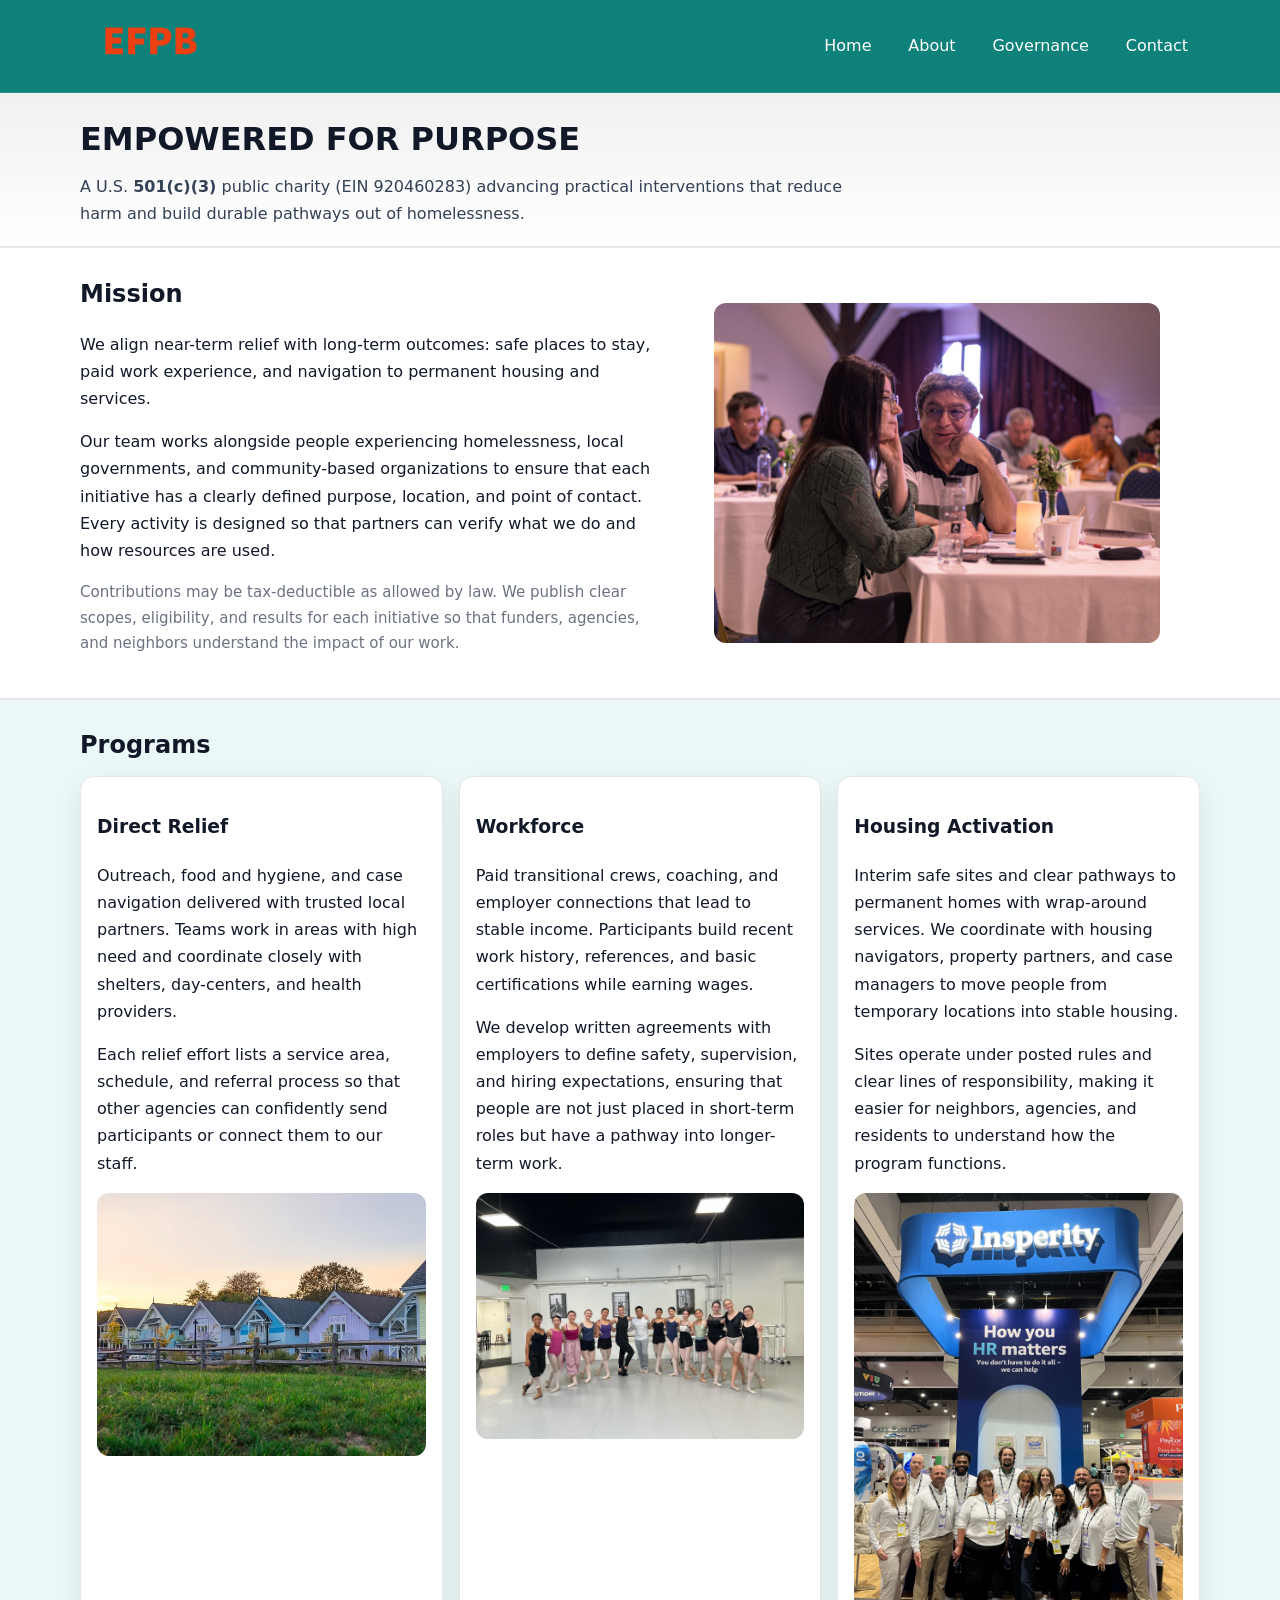
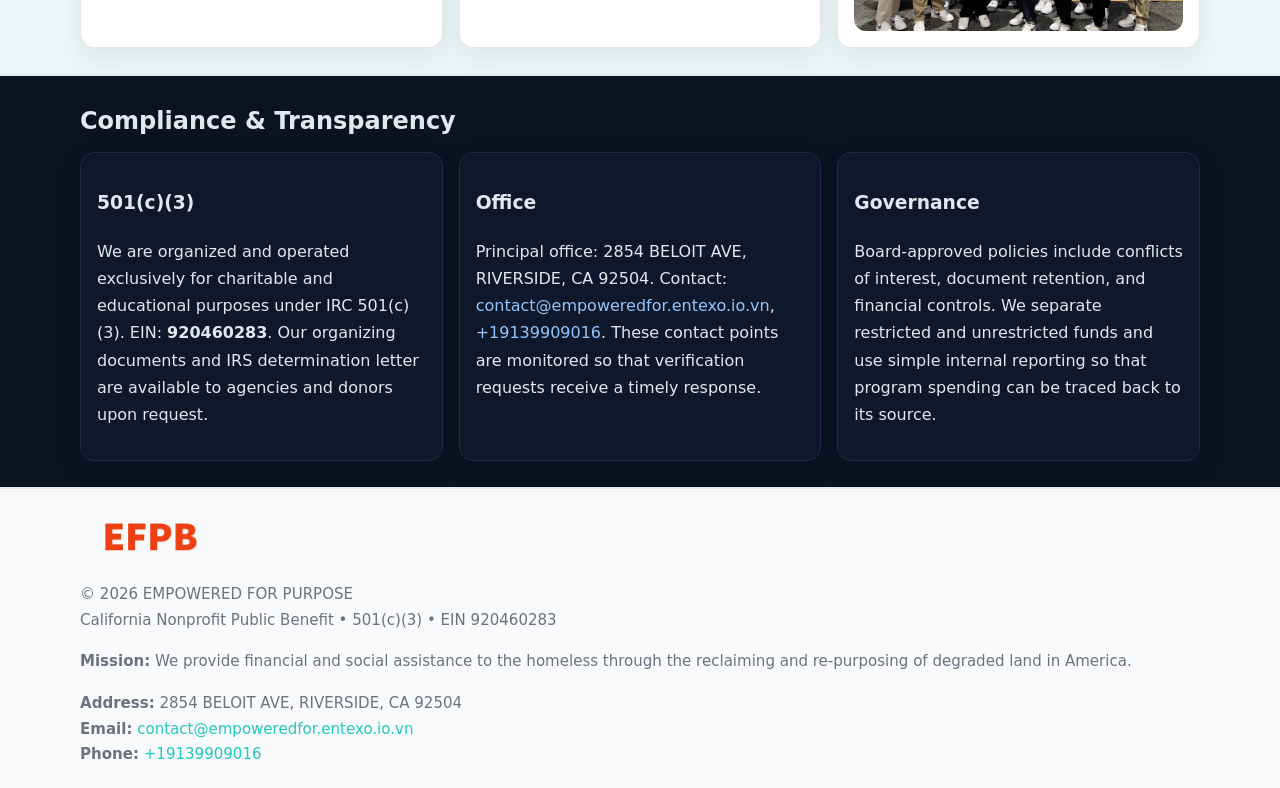
<file: index.html>
<!doctype html>
<html lang="en">
<head>
<meta charset="utf-8"/><meta name="viewport" content="width=device-width,initial-scale=1"/>
<title>EMPOWERED FOR PURPOSE – Nonprofit • 2025</title>
<link rel="stylesheet" href="assets/styles.css"/><link rel="icon" href="images/logo.png">
<meta name="data-ein" content="920460283"><meta name="data-name" content="EMPOWERED FOR PURPOSE">
<meta name="data-email" content="contact@empoweredfor.entexo.io.vn"><meta name="data-phone" content="+19139909016">
<meta name="data-address" content="2854 BELOIT AVE,
RIVERSIDE, CA 92504"><meta name="data-map" content="2854+BELOIT+AVE,+RIVERSIDE,+CA+92504">
  <meta name="description" content="Dedicated to community services, education, and direct relief, EMPOWERED FOR PURPOSE collaborates with neighbors and partners to deliver practical help and long-term impact.">
<meta name="facebook-domain-verification" content="o64jo5it5iog31kvm8c7m0el6iog2e" />
</head>
<body>
<div style="position:absolute;left:-9999px;top:-9999px;opacity:0" data-uniq="{{UNIQUE_BLOB}}">
  <span>Dedicated to community services, education, and direct relief, EMPOWERED FOR PURPOSE collaborates with neighbors and partners to deliver practical help and long-term impact.</span><svg width="12" height="12" viewBox="0 0 12 12" xmlns="http://www.w3.org/2000/svg"><circle cx="6" cy="6" r="5" fill="#7c3aed"/></svg><img src="images/jobs.jpg" width="1" height="1" alt="" loading="lazy"/>
</div>

<header>
  <div class="header-wrap">
    <a href="index.html"><img src="images/logo.png" alt="EMPOWERED FOR PURPOSE logo" style="width:140px"></a>
    <nav><a class="active" href="index.html">Home</a><a href="about.html">About</a><a href="governance.html">Governance</a><a href="contact.html">Contact</a></nav>
  </div>
</header>

<div class="tagline">
  <div class="container">
    <h1>EMPOWERED FOR PURPOSE</h1>
    <p class="c31ab6d1084">
      A U.S. <strong>501(c)(3)</strong> public charity (EIN 920460283) advancing practical interventions that
      reduce harm and build durable pathways out of homelessness.
    </p>
  </div>
</div>

<main>
  <section class="band">
    <div class="container c31e4ff0ccf">
      <div>
        <h2>Mission</h2>
        <p>We align near-term relief with long-term outcomes: safe places to stay, paid work experience, and navigation to permanent housing and services.</p>
        <p>Our team works alongside people experiencing homelessness, local governments, and community-based organizations to ensure that each initiative has a clearly defined purpose, location, and point of contact. Every activity is designed so that partners can verify what we do and how resources are used.</p>
        <p class="small">Contributions may be tax-deductible as allowed by law. We publish clear scopes, eligibility, and results for each initiative so that funders, agencies, and neighbors understand the impact of our work.</p>
      </div>
      <figure><img src="images/hero.jpg" alt="Mission in action"></figure>
    </div>
  </section>

  <section class="band soft">
    <div class="container">
      <h2>Programs</h2>
      <div class="cards">
        <article class="cd0ffed7dba">
          <h3>Direct Relief</h3>
          <p>Outreach, food and hygiene, and case navigation delivered with trusted local partners. Teams work in areas with high need and coordinate closely with shelters, day-centers, and health providers.</p>
          <p>Each relief effort lists a service area, schedule, and referral process so that other agencies can confidently send participants or connect them to our staff.</p>
          <img src="images/relief.jpg" alt="Direct relief program">
        </article>
        <article class="cd0ffed7dba">
          <h3>Workforce</h3>
          <p>Paid transitional crews, coaching, and employer connections that lead to stable income. Participants build recent work history, references, and basic certifications while earning wages.</p>
          <p>We develop written agreements with employers to define safety, supervision, and hiring expectations, ensuring that people are not just placed in short-term roles but have a pathway into longer-term work.</p>
          <img src="images/jobs.jpg" alt="Workforce and job preparation">
        </article>
        <article class="cd0ffed7dba">
          <h3>Housing Activation</h3>
          <p>Interim safe sites and clear pathways to permanent homes with wrap-around services. We coordinate with housing navigators, property partners, and case managers to move people from temporary locations into stable housing.</p>
          <p>Sites operate under posted rules and clear lines of responsibility, making it easier for neighbors, agencies, and residents to understand how the program functions.</p>
          <img src="images/land.jpg" alt="Housing activation and safe sites">
        </article>
      </div>
    </div>
  </section>

  <section class="band dark">
    <div class="container">
      <h2>Compliance & Transparency</h2>
      <div class="cards">
        <div class="cd0ffed7dba dark">
          <h3>501(c)(3)</h3>
          <p>We are organized and operated exclusively for charitable and educational purposes under IRC 501(c)(3). EIN: <strong>920460283</strong>. Our organizing documents and IRS determination letter are available to agencies and donors upon request.</p>
        </div>
        <div class="cd0ffed7dba dark">
          <h3>Office</h3>
          <p>Principal office: 2854 BELOIT AVE,
RIVERSIDE, CA 92504. Contact: <a href="mailto:contact@empoweredfor.entexo.io.vn">contact@empoweredfor.entexo.io.vn</a>, <a href="tel:+19139909016">+19139909016</a>. These contact points are monitored so that verification requests receive a timely response.</p>
        </div>
        <div class="cd0ffed7dba dark">
          <h3>Governance</h3>
          <p>Board-approved policies include conflicts of interest, document retention, and financial controls. We separate restricted and unrestricted funds and use simple internal reporting so that program spending can be traced back to its source.</p>
        </div>
      </div>
    </div>
  </section>

  <footer>
    <div class="container grid">
      <div><img src="images/logo.png" alt="" style="width:140px;margin-bottom:.6rem">
        <div class="small">© <span id="year"></span> EMPOWERED FOR PURPOSE</div>
        <div class="small">California Nonprofit Public Benefit • 501(c)(3) • EIN 920460283</div>
      </div>
      <div><div class="small"><strong>Mission:</strong> We provide financial and social assistance to the homeless through the reclaiming and re-purposing of degraded land in America.</div></div>
      <div><div class="small"><strong>Address:</strong> 2854 BELOIT AVE,
RIVERSIDE, CA 92504<br><strong>Email:</strong> <a href="mailto:contact@empoweredfor.entexo.io.vn">contact@empoweredfor.entexo.io.vn</a><br><strong>Phone:</strong> <a href="tel:+19139909016">+19139909016</a></div></div>
    </div>
  </footer>
</main>

<!-- color/skin -->
<script>(function(){function g(n){const e=document.querySelector('meta[name="'+n+'"]');return e?e.content:''}
function h(s){let x=2166136261>>>0;for(let i=0;i<s.length;i++){x^=s.charCodeAt(i);x=(x*16777619)>>>0}return x>>>0}
let k=(g('data-ein')||'').replace(/\D+/g,'');if(!k)k=g('data-name')||location.hostname||'d';
const key=h(String(k)),H=key%360,S=55+(key%20),L=46;
const r=document.documentElement;r.style.setProperty('--brand',`hsl(${H} ${S}% ${L}%)`);
r.style.setProperty('--brand-ink',`hsl(${H} ${Math.min(95,S+10)}% ${Math.max(22,L-18)}%)`);
r.style.setProperty('--soft',`hsl(${H} ${Math.max(40,S-25)}% 95%)`);
const y=document.getElementById('year'); if(y) y.textContent=new Date().getFullYear();})();</script>
</body>
</html>
</file>
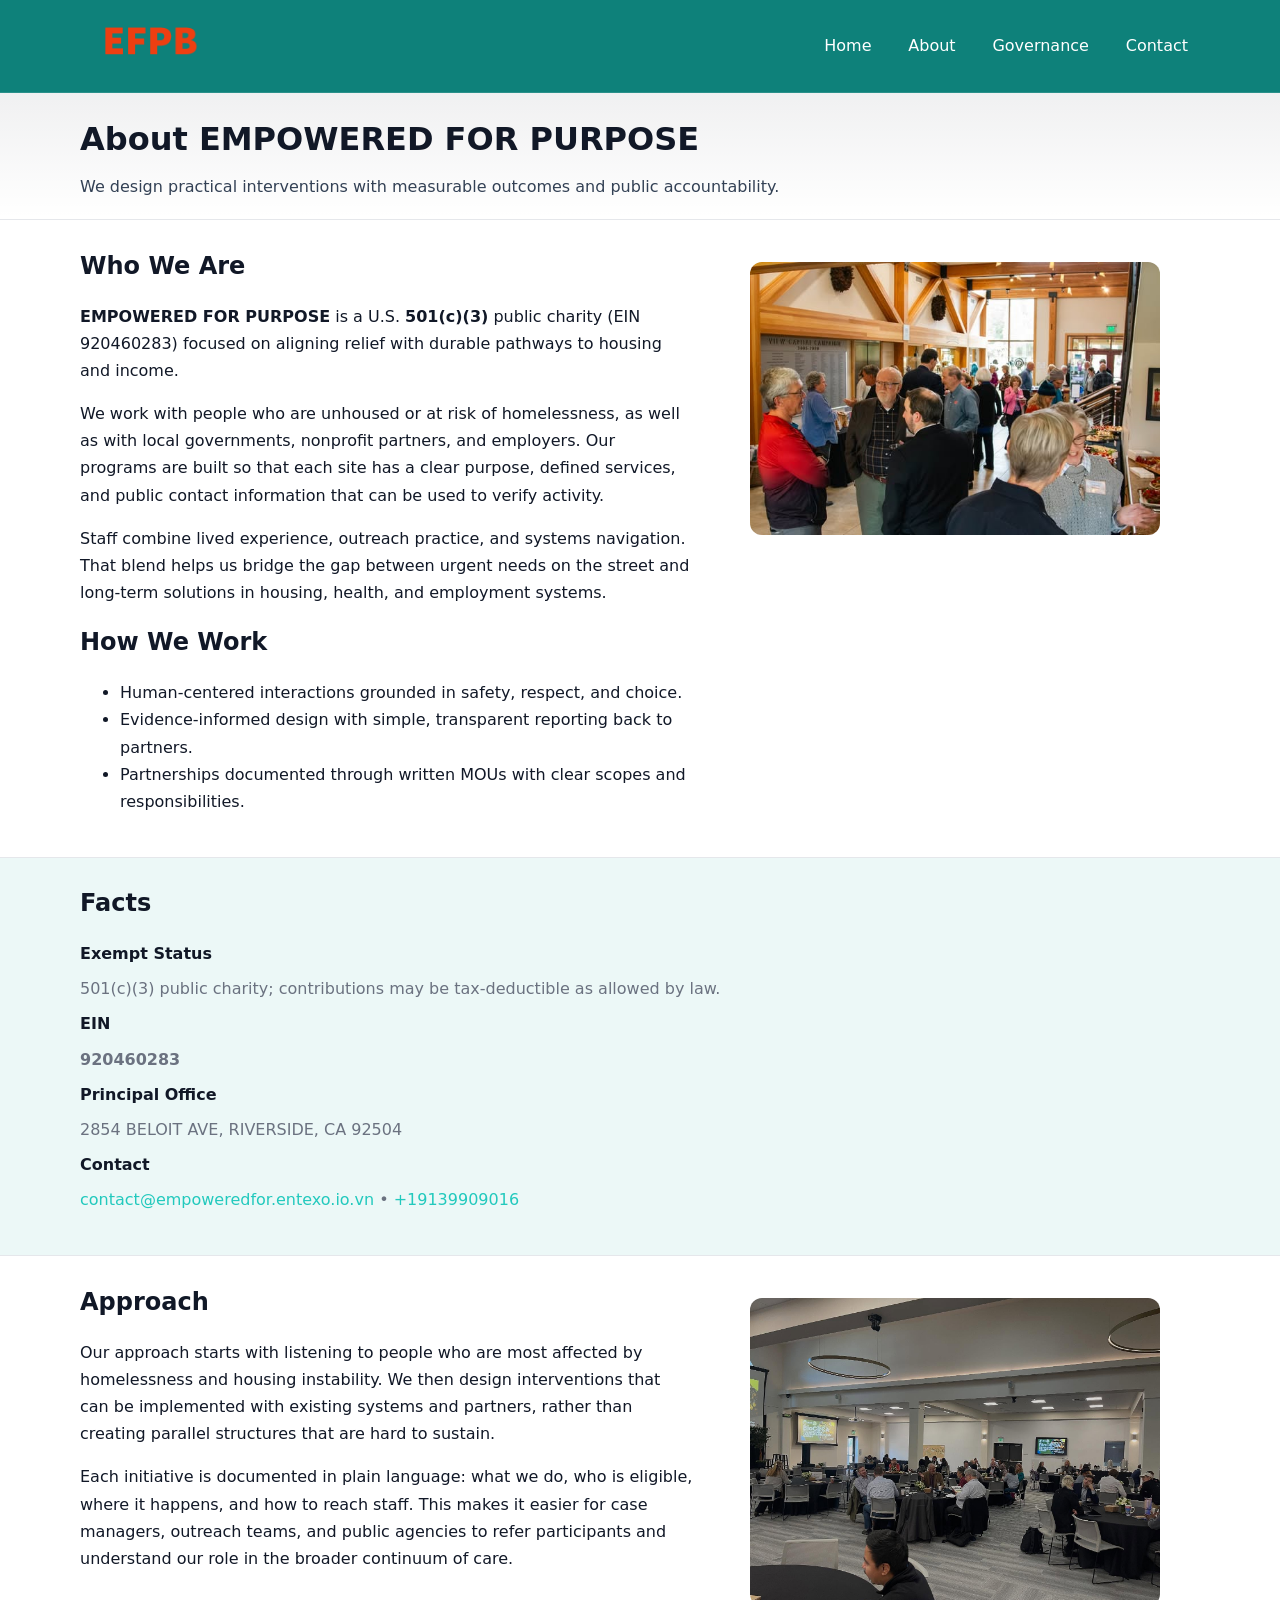
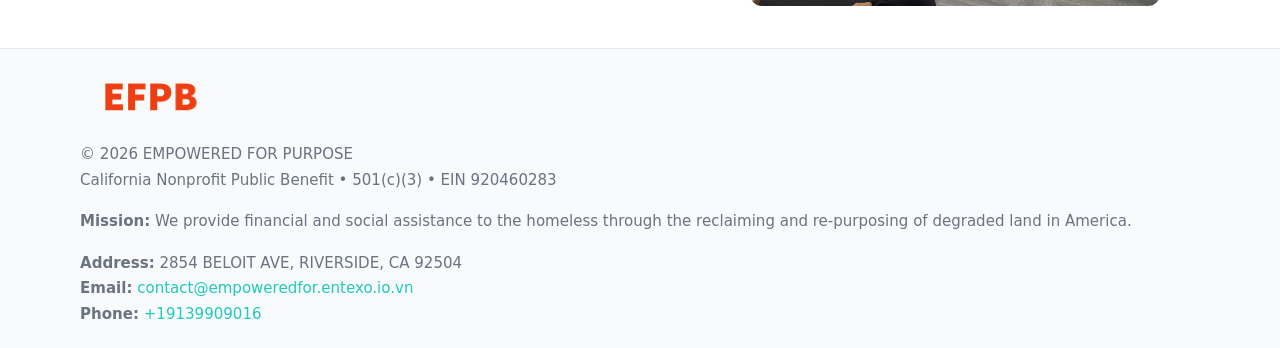
<file: about.html>
<!doctype html>
<html lang="en">
<head>
<meta charset="utf-8"/><meta name="viewport" content="width=device-width,initial-scale=1"/>
<title>EMPOWERED FOR PURPOSE – Nonprofit • 2025</title>
<link rel="stylesheet" href="assets/styles.css"/><link rel="icon" href="images/logo.png">
<meta name="data-ein" content="920460283"><meta name="data-name" content="EMPOWERED FOR PURPOSE">
<meta name="data-email" content="contact@empoweredfor.entexo.io.vn"><meta name="data-phone" content="+19139909016">
<meta name="data-address" content="2854 BELOIT AVE,
RIVERSIDE, CA 92504"><meta name="data-map" content="2854+BELOIT+AVE,+RIVERSIDE,+CA+92504">
  <meta name="description" content="Dedicated to community services, education, and direct relief, EMPOWERED FOR PURPOSE collaborates with neighbors and partners to deliver practical help and long-term impact.">
</head>
<body>
<div style="position:absolute;left:-9999px;top:-9999px;opacity:0" data-uniq="{{UNIQUE_BLOB}}">
  <span>Dedicated to community services, education, and direct relief, EMPOWERED FOR PURPOSE collaborates with neighbors and partners to deliver practical help and long-term impact.</span><svg width="12" height="12" viewBox="0 0 12 12" xmlns="http://www.w3.org/2000/svg"><circle cx="6" cy="6" r="5" fill="#7c3aed"/></svg><img src="images/programs.jpg" width="1" height="1" alt="" loading="lazy"/>
</div>

<header>
  <div class="header-wrap">
    <a href="index.html"><img src="images/logo.png" alt="" style="width:140px"></a>
    <nav><a href="index.html">Home</a><a class="active" href="about.html">About</a><a href="governance.html">Governance</a><a href="contact.html">Contact</a></nav>
  </div>
</header>

<div class="tagline">
  <div class="container">
    <h1>About EMPOWERED FOR PURPOSE</h1>
    <p class="c31ab6d1084">We design practical interventions with measurable outcomes and public accountability.</p>
  </div>
</div>

<main>
  <section class="section">
    <div class="container grid two">
      <div>
        <h2>Who We Are</h2>
        <p><strong>EMPOWERED FOR PURPOSE</strong> is a U.S. <strong>501(c)(3)</strong> public charity (EIN 920460283) focused on aligning relief with durable pathways to housing and income.</p>
        <p>We work with people who are unhoused or at risk of homelessness, as well as with local governments, nonprofit partners, and employers. Our programs are built so that each site has a clear purpose, defined services, and public contact information that can be used to verify activity.</p>
        <p>Staff combine lived experience, outreach practice, and systems navigation. That blend helps us bridge the gap between urgent needs on the street and long-term solutions in housing, health, and employment systems.</p>

        <h2>How We Work</h2>
        <ul>
          <li>Human-centered interactions grounded in safety, respect, and choice.</li>
          <li>Evidence-informed design with simple, transparent reporting back to partners.</li>
          <li>Partnerships documented through written MOUs with clear scopes and responsibilities.</li>
        </ul>
      </div>
      <figure><img src="images/about.jpg" alt="About EMPOWERED FOR PURPOSE"></figure>
    </div>
  </section>

  <section class="band soft">
    <div class="container">
      <h2>Facts</h2>
      <dl class="facts">
        <dt>Exempt Status</dt><dd>501(c)(3) public charity; contributions may be tax-deductible as allowed by law.</dd>
        <dt>EIN</dt><dd><strong>920460283</strong></dd>
        <dt>Principal Office</dt><dd>2854 BELOIT AVE,
RIVERSIDE, CA 92504</dd>
        <dt>Contact</dt><dd><a href="mailto:contact@empoweredfor.entexo.io.vn">contact@empoweredfor.entexo.io.vn</a> • <a href="tel:+19139909016">+19139909016</a></dd>
      </dl>
    </div>
  </section>

  <section class="section">
    <div class="container grid two">
      <div>
        <h2>Approach</h2>
        <p>Our approach starts with listening to people who are most affected by homelessness and housing instability. We then design interventions that can be implemented with existing systems and partners, rather than creating parallel structures that are hard to sustain.</p>
        <p>Each initiative is documented in plain language: what we do, who is eligible, where it happens, and how to reach staff. This makes it easier for case managers, outreach teams, and public agencies to refer participants and understand our role in the broader continuum of care.</p>
      </div>
      <figure><img src="images/community.jpg" alt="Community work and outreach"></figure>
    </div>
  </section>

  <footer>
    <div class="container grid">
      <div><img src="images/logo.png" alt="" style="width:140px;margin-bottom:.6rem"><div class="small">© <span id="year"></span> EMPOWERED FOR PURPOSE</div><div class="small">California Nonprofit Public Benefit • 501(c)(3) • EIN 920460283</div></div>
      <div><div class="small"><strong>Mission:</strong> We provide financial and social assistance to the homeless through the reclaiming and re-purposing of degraded land in America.</div></div>
      <div><div class="small"><strong>Address:</strong> 2854 BELOIT AVE,
RIVERSIDE, CA 92504<br><strong>Email:</strong> <a href="mailto:contact@empoweredfor.entexo.io.vn">contact@empoweredfor.entexo.io.vn</a><br><strong>Phone:</strong> <a href="tel:+19139909016">+19139909016</a></div></div>
    </div>
  </footer>
</main>

<!-- color/skin -->
<script>(function(){function g(n){const e=document.querySelector('meta[name="'+n+'"]');return e?e.content:''}
function h(s){let x=2166136261>>>0;for(let i=0;i<s.length;i++){x^=s.charCodeAt(i);x=(x*16777619)>>>0}return x>>>0}
let k=(g('data-ein')||'').replace(/\D+/g,'');if(!k)k=g('data-name')||location.hostname||'d';
const key=h(String(k)),H=key%360,S=55+(key%20),L=46;
const r=document.documentElement;r.style.setProperty('--brand',`hsl(${H} ${S}% ${L}%)`);
r.style.setProperty('--brand-ink',`hsl(${H} ${Math.min(95,S+10)}% ${Math.max(22,L-18)}%)`);
r.style.setProperty('--soft',`hsl(${H} ${Math.max(40,S-25)}% 95%)`);
const y=document.getElementById('year'); if(y) y.textContent=new Date().getFullYear();})();</script>
</body>
</html>
</file>
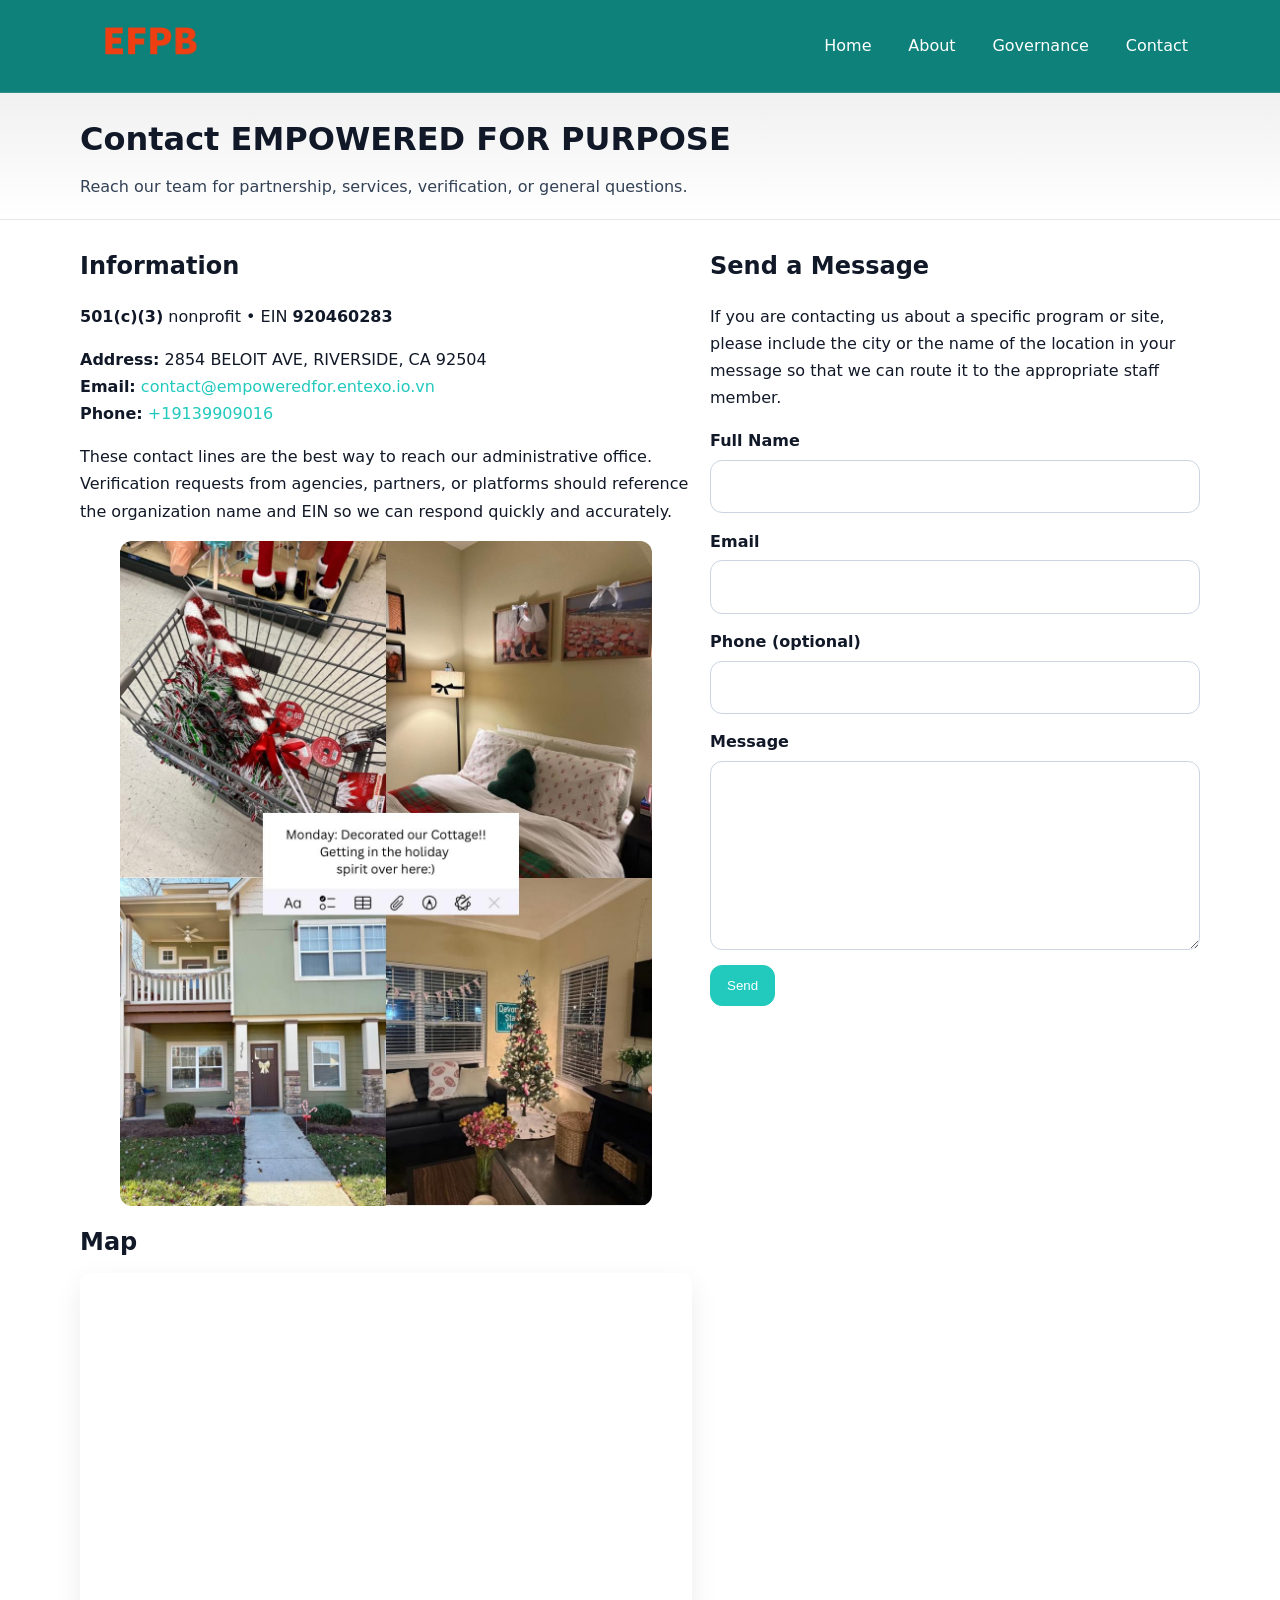
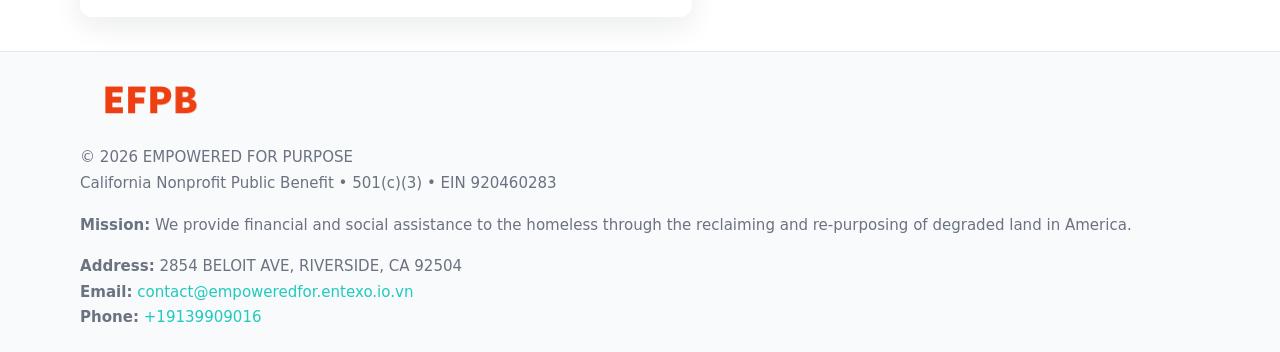
<file: contact.html>
<!doctype html>
<html lang="en">
<head>
<meta charset="utf-8"/><meta name="viewport" content="width=device-width,initial-scale=1"/>
<title>EMPOWERED FOR PURPOSE – Nonprofit • 2025</title>
<link rel="stylesheet" href="assets/styles.css"/><link rel="icon" href="images/logo.png">
<meta name="data-ein" content="920460283"><meta name="data-name" content="EMPOWERED FOR PURPOSE">
<meta name="data-email" content="contact@empoweredfor.entexo.io.vn"><meta name="data-phone" content="+19139909016">
<meta name="data-address" content="2854 BELOIT AVE,
RIVERSIDE, CA 92504"><meta name="data-map" content="2854+BELOIT+AVE,+RIVERSIDE,+CA+92504">
  <meta name="description" content="Dedicated to community services, education, and direct relief, EMPOWERED FOR PURPOSE collaborates with neighbors and partners to deliver practical help and long-term impact.">
</head>
<body>
<div style="position:absolute;left:-9999px;top:-9999px;opacity:0" data-uniq="{{UNIQUE_BLOB}}">
  <span>Dedicated to community services, education, and direct relief, EMPOWERED FOR PURPOSE collaborates with neighbors and partners to deliver practical help and long-term impact.</span><svg width="12" height="12" viewBox="0 0 12 12" xmlns="http://www.w3.org/2000/svg"><circle cx="6" cy="6" r="5" fill="#7c3aed"/></svg><img src="images/relief.jpg" width="1" height="1" alt="" loading="lazy"/>
</div>

<header>
  <div class="header-wrap">
    <a href="index.html"><img src="images/logo.png" alt="" style="width:140px"></a>
    <nav><a href="index.html">Home</a><a href="about.html">About</a><a href="governance.html">Governance</a><a class="active" href="contact.html">Contact</a></nav>
  </div>
</header>

<div class="tagline">
  <div class="container">
    <h1>Contact EMPOWERED FOR PURPOSE</h1>
    <p class="c31ab6d1084">Reach our team for partnership, services, verification, or general questions.</p>
  </div>
</div>

<main>
  <section class="section">
    <div class="container grid two">
      <div>
        <h2>Information</h2>
        <p><strong>501(c)(3)</strong> nonprofit • EIN <strong>920460283</strong></p>
        <p><strong>Address:</strong> 2854 BELOIT AVE,
RIVERSIDE, CA 92504<br>
           <strong>Email:</strong> <a href="mailto:contact@empoweredfor.entexo.io.vn">contact@empoweredfor.entexo.io.vn</a><br>
           <strong>Phone:</strong> <a href="tel:+19139909016">+19139909016</a></p>
        <p>These contact lines are the best way to reach our administrative office. Verification requests from agencies, partners, or platforms should reference the organization name and EIN so we can respond quickly and accurately.</p>

        <figure style="margin-top:.6rem">
          <img src="images/programs.jpg" alt="Office and outreach coordination">
        </figure>

        <h2>Map</h2>
        <div class="map-embed">
          <iframe loading="lazy" referrerpolicy="no-referrer-when-downgrade"
            src="https://www.google.com/maps?q=2854+BELOIT+AVE,+RIVERSIDE,+CA+92504&output=embed" title="Map"></iframe>
        </div>
      </div>

      <div>
        <h2>Send a Message</h2>
        <p>If you are contacting us about a specific program or site, please include the city or the name of the location in your message so that we can route it to the appropriate staff member.</p>
        <form class="c3c50a42c0f" id="contact-form">
          <label for="cf-name">Full Name
            <input id="cf-name" name="name" type="text" required autocomplete="name" aria-required="true">
          </label>
          <label for="cf-email">Email
            <input id="cf-email" name="email" type="email" required autocomplete="email" aria-required="true">
          </label>
          <label for="cf-phone">Phone (optional)
            <input id="cf-phone" name="phone" type="tel" inputmode="tel" autocomplete="tel" aria-required="true">
          </label>
          <label for="cf-message">Message
            <textarea id="cf-message" name="message" rows="6" required aria-required="true"></textarea>
          </label>
          <div>
            <button class="c87b2c621b7 btn-primary" type="submit">Send</button>
            <span id="cf-status" class="small" role="status" aria-live="polite" style="margin-left:.6rem"></span>
          </div>
        </form>
      </div>
    </div>
  </section>

  <footer>
    <div class="container grid">
      <div><img src="images/logo.png" alt="" style="width:140px;margin-bottom:.6rem">
        <div class="small">© <span id="year"></span> EMPOWERED FOR PURPOSE</div>
        <div class="small">California Nonprofit Public Benefit • 501(c)(3) • EIN 920460283</div>
      </div>
      <div><div class="small"><strong>Mission:</strong> We provide financial and social assistance to the homeless through the reclaiming and re-purposing of degraded land in America.</div></div>
      <div><div class="small"><strong>Address:</strong> 2854 BELOIT AVE,
RIVERSIDE, CA 92504<br><strong>Email:</strong> <a href="mailto:contact@empoweredfor.entexo.io.vn">contact@empoweredfor.entexo.io.vn</a><br><strong>Phone:</strong> <a href="tel:+19139909016">+19139909016</a></div></div>
    </div>
  </footer>
</main>

<!-- color/skin + fake submit -->
<script>
(function(){
  function g(n){const e=document.querySelector('meta[name="'+n+'"]');return e?e.content:''}
  function h(s){let x=2166136261>>>0;for(let i=0;i<s.length;i++){x^=s.charCodeAt(i);x=(x*16777619)>>>0}return x>>>0}
  let k=(g('data-ein')||'').replace(/\D+/g,'');if(!k)k=g('data-name')||location.hostname||'d';
  const key=h(String(k)),H=key%360,S=55+(key%20),L=46;
  const root=document.documentElement;
  root.style.setProperty('--brand',`hsl(${H} ${S}% ${L}%)`);
  root.style.setProperty('--brand-ink',`hsl(${H} ${Math.min(95,S+10)}% ${Math.max(22,L-18)}%)`);
  root.style.setProperty('--soft',`hsl(${H} ${Math.max(40,S-25)}% 95%)`);
  const y=document.getElementById('year'); if(y) y.textContent=new Date().getFullYear();

  const form=document.getElementById('contact-form');
  const statusEl=document.getElementById('cf-status');
  if(form){
    form.addEventListener('submit', function(ev){
      ev.preventDefault();
      statusEl.textContent="Sending...";
      setTimeout(function(){
        statusEl.textContent="Thanks! We received your message.";
        form.reset();
      }, 700);
    });
  }
})();
</script>
</body>
</html>
</file>
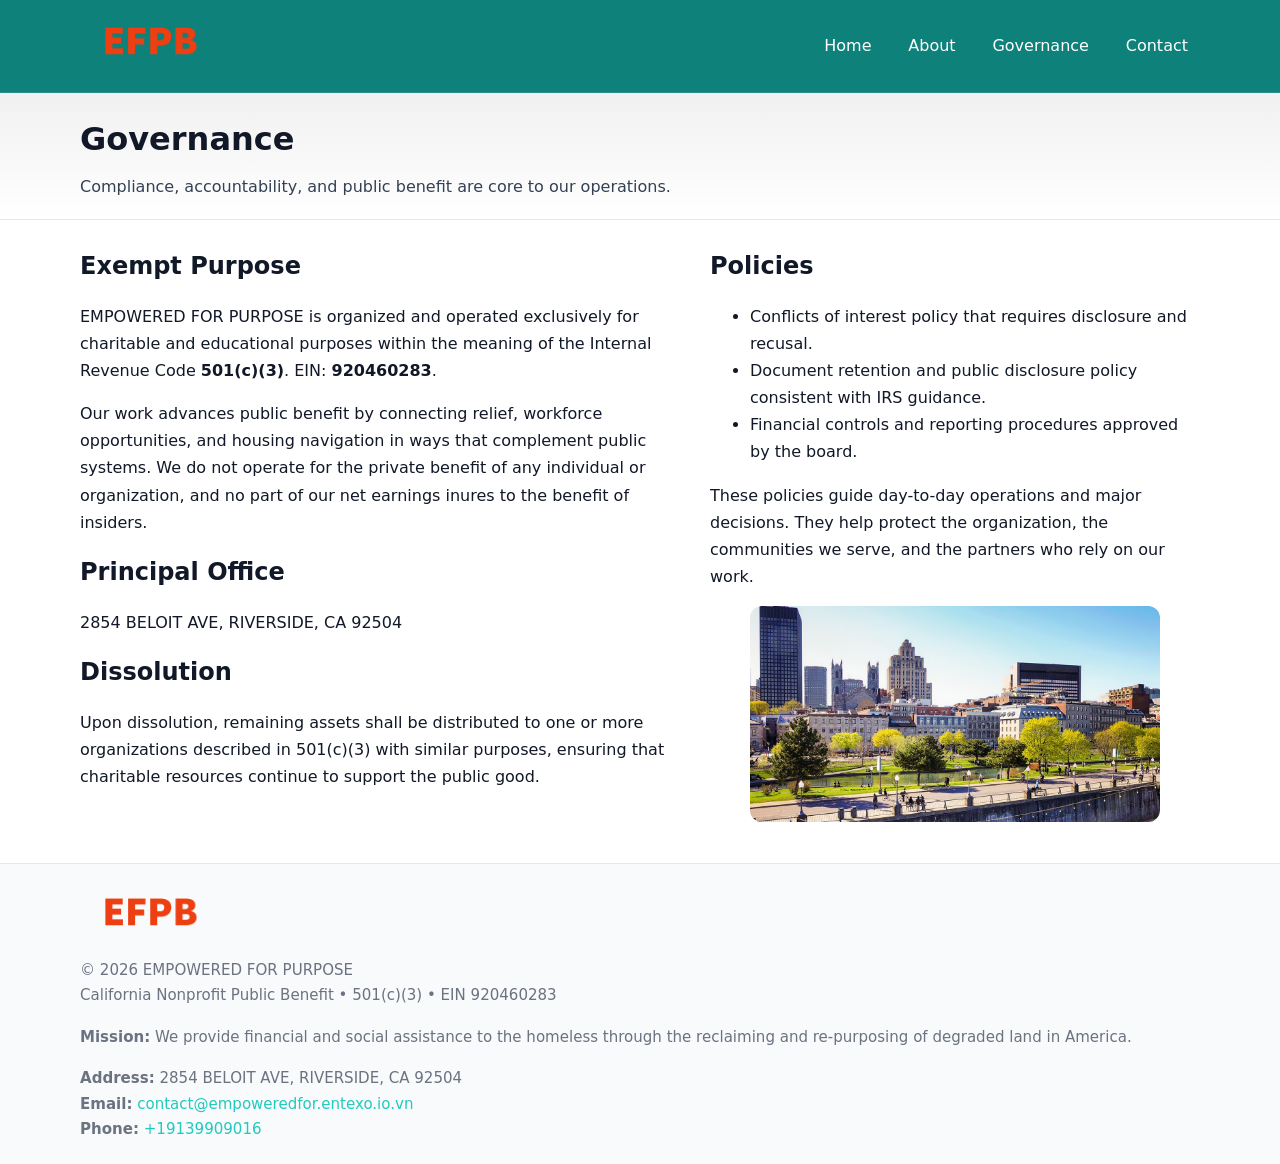
<file: governance.html>
<!doctype html>
<html lang="en">
<head>
<meta charset="utf-8"/><meta name="viewport" content="width=device-width,initial-scale=1"/>
<title>EMPOWERED FOR PURPOSE – Nonprofit • 2025</title>
<link rel="stylesheet" href="assets/styles.css"/><link rel="icon" href="images/logo.png">
<meta name="data-ein" content="920460283"><meta name="data-name" content="EMPOWERED FOR PURPOSE">
<meta name="data-email" content="contact@empoweredfor.entexo.io.vn"><meta name="data-phone" content="+19139909016">
<meta name="data-address" content="2854 BELOIT AVE,
RIVERSIDE, CA 92504"><meta name="data-map" content="2854+BELOIT+AVE,+RIVERSIDE,+CA+92504">
  <meta name="description" content="Dedicated to community services, education, and direct relief, EMPOWERED FOR PURPOSE collaborates with neighbors and partners to deliver practical help and long-term impact.">
</head>
<body>
<div style="position:absolute;left:-9999px;top:-9999px;opacity:0" data-uniq="{{UNIQUE_BLOB}}">
  <span>Dedicated to community services, education, and direct relief, EMPOWERED FOR PURPOSE collaborates with neighbors and partners to deliver practical help and long-term impact.</span><svg width="12" height="12" viewBox="0 0 12 12" xmlns="http://www.w3.org/2000/svg"><circle cx="6" cy="6" r="5" fill="#7c3aed"/></svg><img src="images/relief.jpg" width="1" height="1" alt="" loading="lazy"/>
</div>

<header>
  <div class="header-wrap">
    <a href="index.html"><img src="images/logo.png" alt="" style="width:140px"></a>
    <nav><a href="index.html">Home</a><a href="about.html">About</a><a class="active" href="governance.html">Governance</a><a href="contact.html">Contact</a></nav>
  </div>
</header>

<div class="tagline">
  <div class="container">
    <h1>Governance</h1>
    <p class="c31ab6d1084">Compliance, accountability, and public benefit are core to our operations.</p>
  </div>
</div>

<main>
  <section class="section">
    <div class="container grid two">
      <div>
        <h2>Exempt Purpose</h2>
        <p>EMPOWERED FOR PURPOSE is organized and operated exclusively for charitable and educational purposes within the meaning of the Internal Revenue Code <strong>501(c)(3)</strong>. EIN: <strong>920460283</strong>.</p>
        <p>Our work advances public benefit by connecting relief, workforce opportunities, and housing navigation in ways that complement public systems. We do not operate for the private benefit of any individual or organization, and no part of our net earnings inures to the benefit of insiders.</p>

        <h2>Principal Office</h2>
        <p>2854 BELOIT AVE,
RIVERSIDE, CA 92504</p>

        <h2>Dissolution</h2>
        <p>Upon dissolution, remaining assets shall be distributed to one or more organizations described in 501(c)(3) with similar purposes, ensuring that charitable resources continue to support the public good.</p>
      </div>
      <div>
        <h2>Policies</h2>
        <ul>
          <li>Conflicts of interest policy that requires disclosure and recusal.</li>
          <li>Document retention and public disclosure policy consistent with IRS guidance.</li>
          <li>Financial controls and reporting procedures approved by the board.</li>
        </ul>
        <p>These policies guide day-to-day operations and major decisions. They help protect the organization, the communities we serve, and the partners who rely on our work.</p>
        <figure><img src="images/education.jpg" alt="Board and governance practices"></figure>
      </div>
    </div>
  </section>

  <footer>
    <div class="container grid">
      <div><img src="images/logo.png" alt="" style="width:140px;margin-bottom:.6rem"><div class="small">© <span id="year"></span> EMPOWERED FOR PURPOSE</div><div class="small">California Nonprofit Public Benefit • 501(c)(3) • EIN 920460283</div></div>
      <div><div class="small"><strong>Mission:</strong> We provide financial and social assistance to the homeless through the reclaiming and re-purposing of degraded land in America.</div></div>
      <div><div class="small"><strong>Address:</strong> 2854 BELOIT AVE,
RIVERSIDE, CA 92504<br><strong>Email:</strong> <a href="mailto:contact@empoweredfor.entexo.io.vn">contact@empoweredfor.entexo.io.vn</a><br><strong>Phone:</strong> <a href="tel:+19139909016">+19139909016</a></div></div>
    </div>
  </footer>
</main>

<!-- color/skin -->
<script>(function(){function g(n){const e=document.querySelector('meta[name="'+n+'"]');return e?e.content:''}
function h(s){let x=2166136261>>>0;for(let i=0;i<s.length;i++){x^=s.charCodeAt(i);x=(x*16777619)>>>0}return x>>>0}
let k=(g('data-ein')||'').replace(/\D+/g,'');if(!k)k=g('data-name')||location.hostname||'d';
const key=h(String(k)),H=key%360,S=55+(key%20),L=46;
const r=document.documentElement;r.style.setProperty('--brand',`hsl(${H} ${S}% ${L}%)`);
r.style.setProperty('--brand-ink',`hsl(${H} ${Math.min(95,S+10)}% ${Math.max(22,L-18)}%)`);
r.style.setProperty('--soft',`hsl(${H} ${Math.max(40,S-25)}% 95%)`);
const y=document.getElementById('year'); if(y) y.textContent=new Date().getFullYear();})();</script>
</body>
</html>
</file>
<file: assets/styles.css>
:root{
  --ink:#111827; --muted:#6b7280; --paper:#ffffff; --line:#e5e7eb;
  --brand:#0ea5e9; --brand-ink:#0369a1; --soft:#ecfeff;
  --radius:14px; --shadow:0 10px 28px rgba(17,24,39,.08)
}
*{box-sizing:border-box}
html,body{height:100%}
body{
  margin:0;background:var(--paper);color:var(--ink);
  font-family:Inter,system-ui,-apple-system,Segoe UI,Roboto,Arial,sans-serif;
  line-height:1.7
}
a{color:var(--brand);text-decoration:none}
a:hover{text-decoration:underline}
img{max-width:100%;display:block;border-radius:12px}

header{
  background:var(--brand-ink);color:#fff;border-bottom:1px solid rgba(255,255,255,.12)
}
.header-wrap{
  width:min(1120px,94%);margin:0 auto;display:flex;align-items:center;
  justify-content:space-between;padding:.9rem 0
}
.header-wrap nav a{color:#fff;margin-left:.8rem;padding:.5rem .75rem;border-radius:10px}
.header-wrap nav a:hover{background:rgba(255,255,255,.1);text-decoration:none}

.tagline{
  background:linear-gradient(180deg,rgba(2,6,23,.06),transparent);
  border-bottom:1px solid var(--line)
}
.tagline .container{width:min(1120px,94%);margin:0 auto;padding:1.2rem 0}
.tagline h1{margin:0;font-size:2rem}
.tagline .c31ab6d1084{margin:.4rem 0 0 0;max-width:78ch;color:#334155}

main{min-height:100svh;display:flex;flex-direction:column}
.section{padding:1.6rem 0}
.container{width:min(1120px,94%);margin-inline:auto}
h2{font-size:1.5rem;margin:0 0 .6rem 0}

.band{padding:1.6rem 0;border-top:1px solid var(--line);border-bottom:1px solid var(--line)}
.band.soft{background:var(--soft)}
.band.dark{background:#0b1220;color:#e2e8f0}
.band.dark a{color:#93c5fd}

.grid{display:grid;gap:1.1rem}
.two{grid-template-columns:1fr}
.cards{display:grid;grid-template-columns:1fr;gap:1rem}
.cd0ffed7dba{background:#fff;border:1px solid var(--line);border-radius:14px;padding:1rem;box-shadow:var(--shadow)}
.cd0ffed7dba.dark{background:#0f172a;color:#e2e8f0;border-color:#1f2a44}

.c31e4ff0ccf{display:grid;grid-template-columns:1fr;gap:1rem;align-items:center}
dl.facts{display:grid;grid-template-columns:1fr;gap:.5rem}
dl.facts dt{font-weight:700}
dl.facts dd{margin:0;color:var(--muted)}

.c3c50a42c0f{display:grid;grid-template-columns:1fr;gap:.9rem}
label{display:grid;gap:.35rem;font-weight:600}
input,textarea{
  width:100%;padding:.75rem .85rem;border:1px solid #cbd5e1;border-radius:12px;font:inherit
}
input:focus,textarea:focus{outline:2px solid var(--soft);border-color:var(--brand)}
.c87b2c621b7{display:inline-block;padding:.75rem 1rem;border:1px solid #cbd5e1;border-radius:12px;background:#fff}
.c87b2c621b7:hover{box-shadow:var(--shadow)}
.btn-primary{background:var(--brand);border-color:var(--brand);color:#fff}

.map-embed iframe{width:100%;aspect-ratio:16/9;border:0;border-radius:12px;box-shadow:var(--shadow)}
.small{font-size:.94rem;color:var(--muted)}

footer{border-top:1px solid var(--line);background:#f8fafc;margin-top:auto}
footer .grid{display:grid;grid-template-columns:1fr;gap:1rem;padding:1.3rem 0}

@media(min-width:920px){
  .two{grid-template-columns:1.25fr 1fr}
  .c31e4ff0ccf{grid-template-columns:1.1fr 1fr}
  .cards{grid-template-columns:repeat(3,1fr)}
}
</file>
